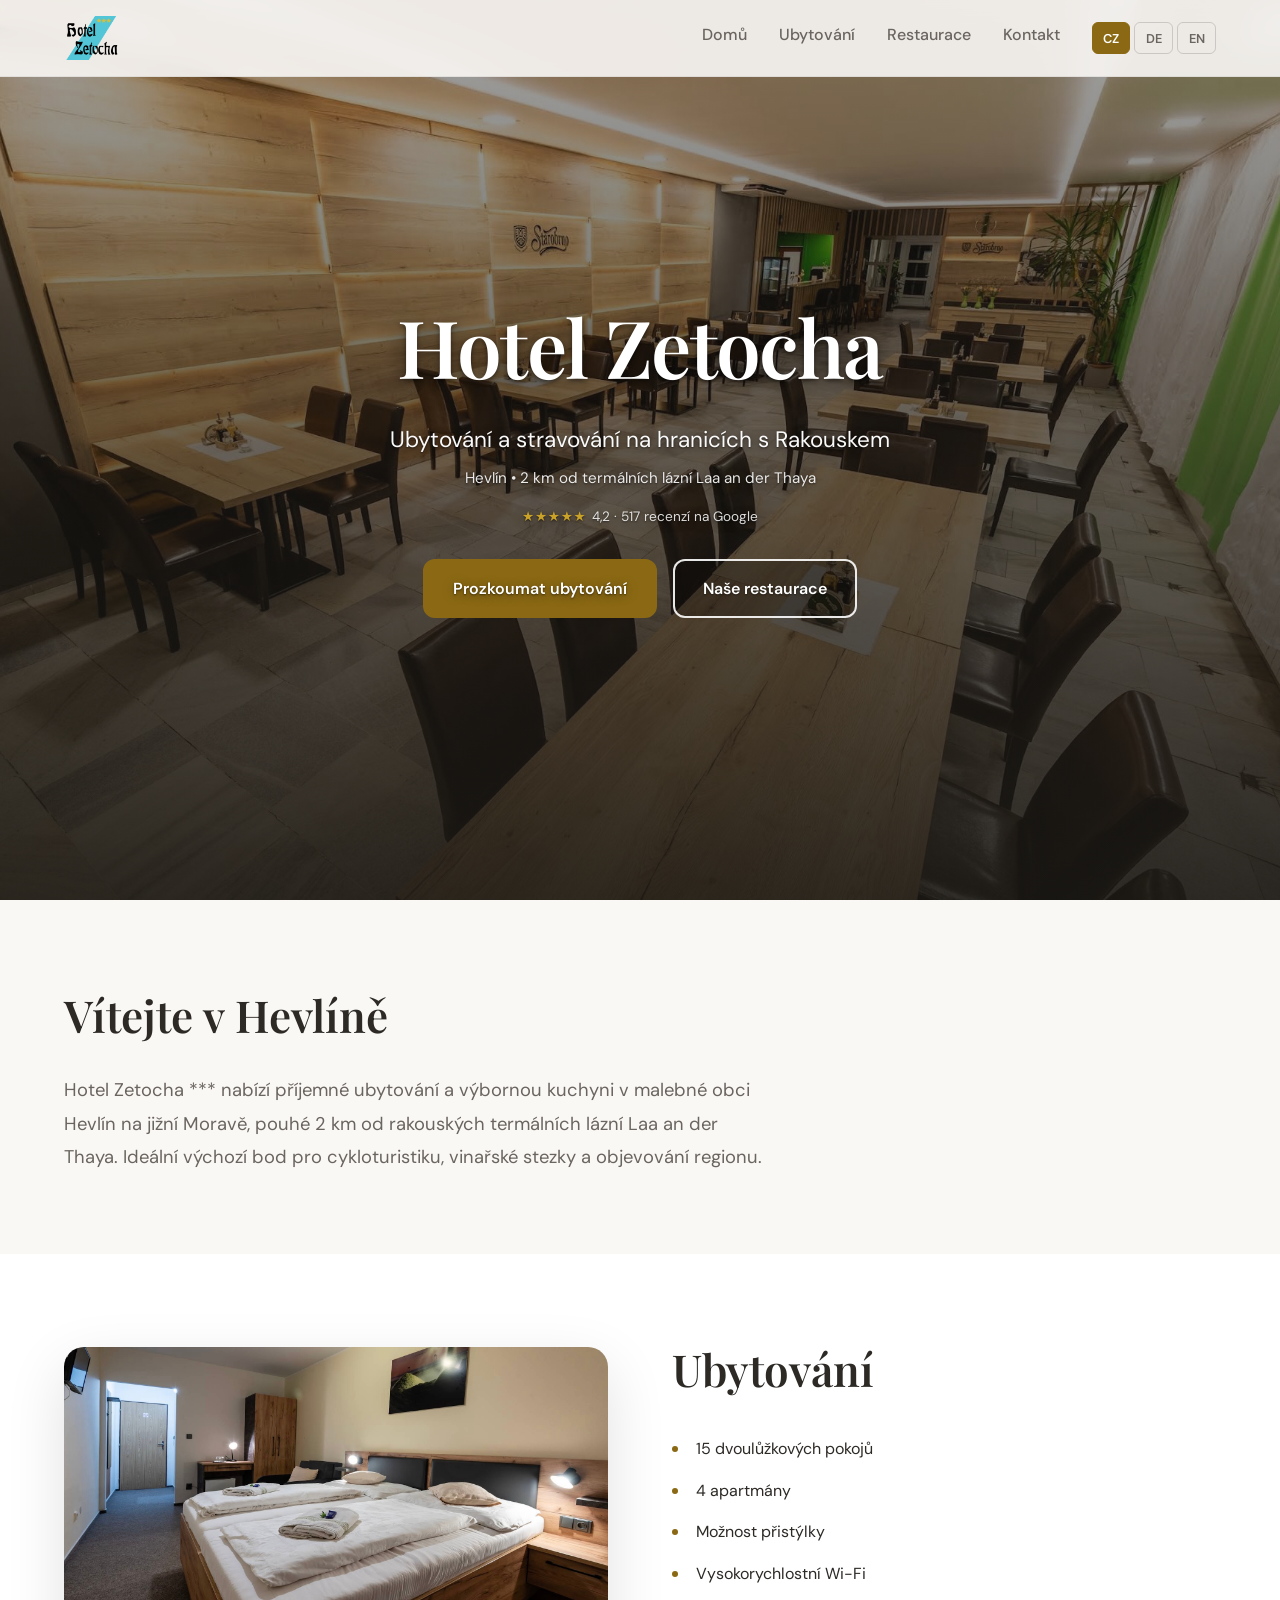
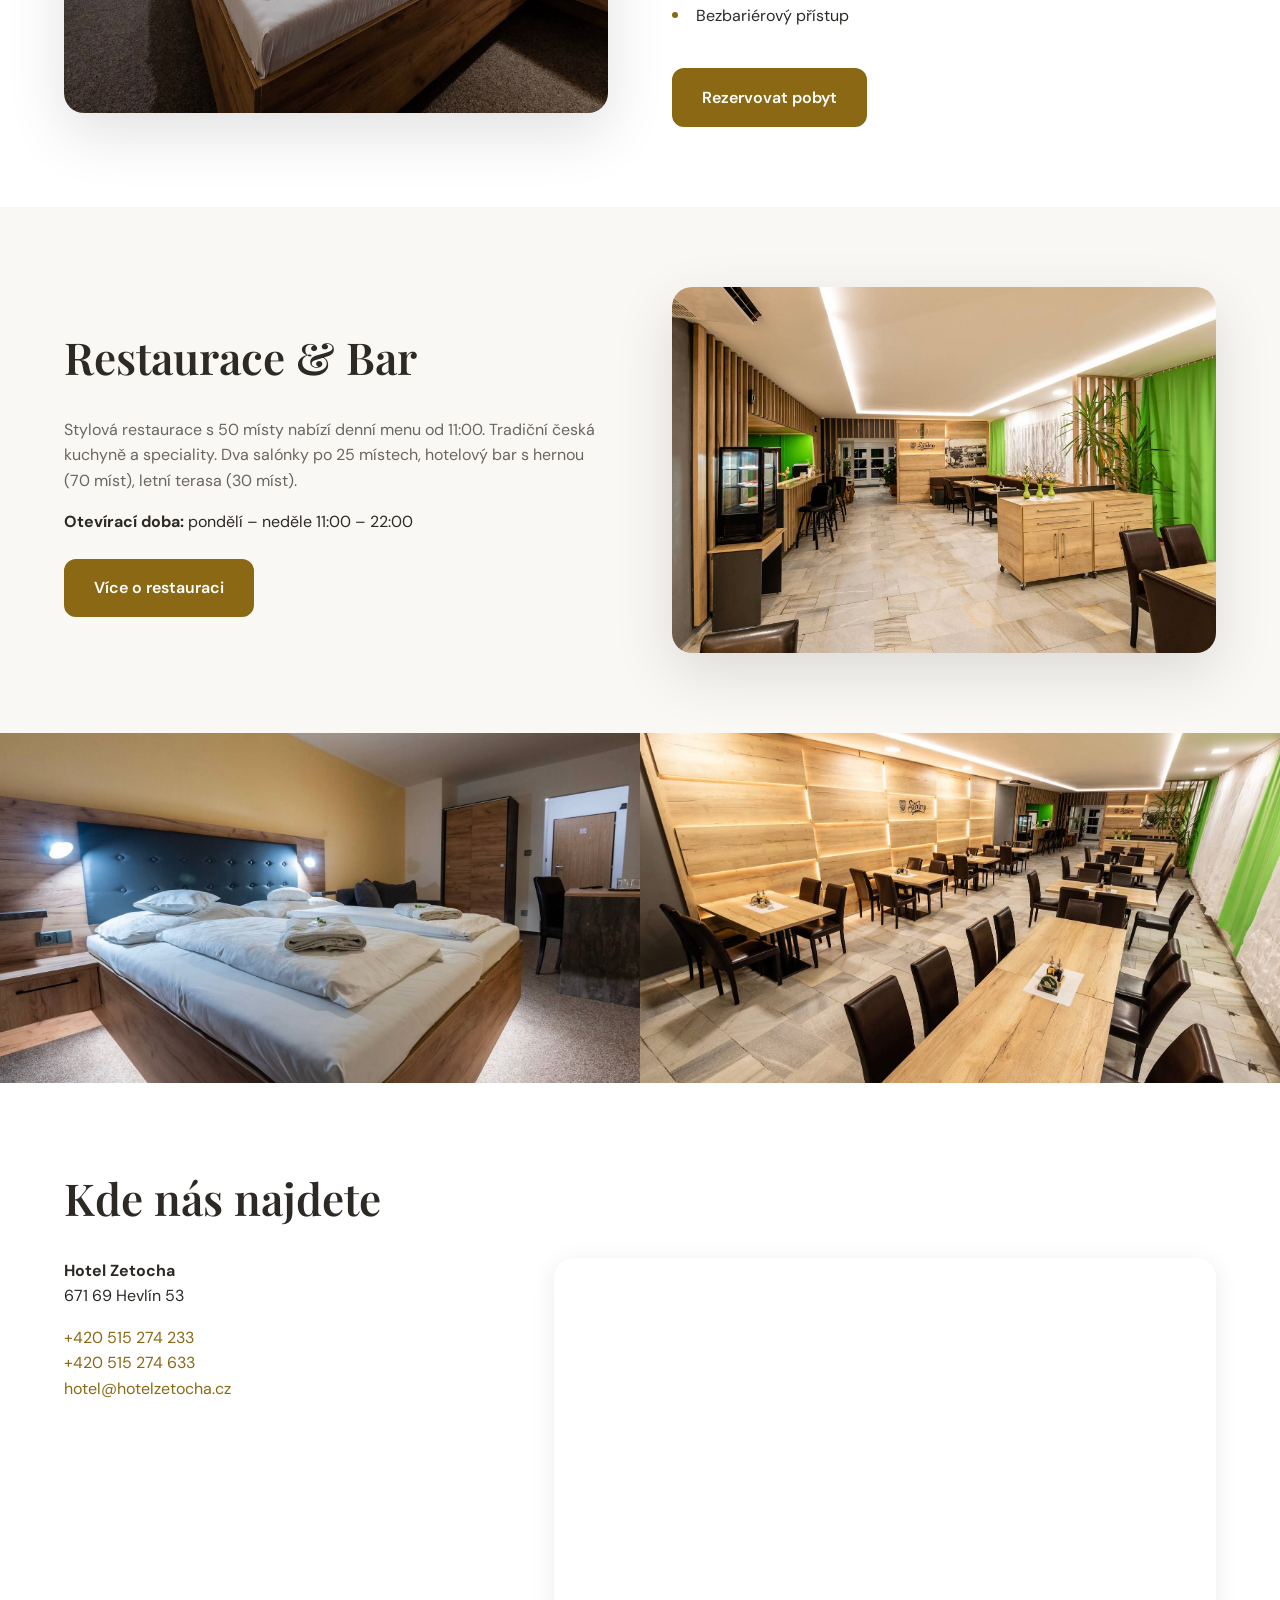
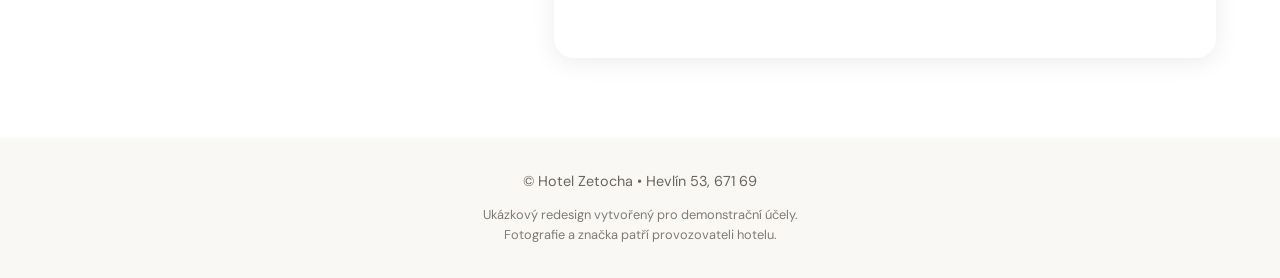
<file: index.html>
<!DOCTYPE html>
<html lang="cs">
<head>
    <meta charset="UTF-8">
    <meta name="viewport" content="width=device-width, initial-scale=1.0">
    <title>Hotel Zetocha | Ubytování a restaurace v Hevlíně</title>
    <meta name="description" content="Hotel Zetocha v Hevlíně nabízí ubytování a stravování na hranicích s Rakouskem. Restaurace, salónky, hotelový bar. Blízko termálních lázní Laa.">
    <link rel="preconnect" href="https://fonts.googleapis.com">
    <link rel="preconnect" href="https://fonts.gstatic.com" crossorigin>
    <link href="https://fonts.googleapis.com/css2?family=DM+Sans:ital,opsz,wght@0,9..40,300;0,9..40,400;0,9..40,500;0,9..40,600;0,9..40,700&family=Playfair+Display:wght@500;600;700&display=swap" rel="stylesheet">
    <link rel="stylesheet" href="css/styles.css">
</head>
<body>
    <header class="header">
        <div class="container header-inner">
            <a href="index.html" class="logo"><img src="img/logo.png" alt="Hotel Zetocha"></a>
            <nav class="nav">
                <a href="index.html">Domů</a>
                <a href="ubytovani.html">Ubytování</a>
                <a href="restaurace.html">Restaurace</a>
                <a href="#kontakt">Kontakt</a>
                <div class="lang-switcher">
                    <button class="lang-btn active" data-lang="cs" aria-label="Čeština">CZ</button>
                    <button class="lang-btn" data-lang="de" aria-label="Deutsch">DE</button>
                    <button class="lang-btn" data-lang="en" aria-label="English">EN</button>
                </div>
            </nav>
            <button class="mobile-menu-btn" aria-label="Otevřít menu">
                <span></span>
                <span></span>
                <span></span>
            </button>
        </div>
    </header>

    <main>
        <!-- Hero -->
        <section class="hero">
            <div class="hero-bg">
                <img src="img/restaurant.jpeg" alt="Restaurace Hotel Zetocha" class="hero-img">
                <div class="hero-overlay"></div>
            </div>
            <div class="hero-content">
                <h1 class="hero-title">Hotel Zetocha</h1>
                <p class="hero-subtitle">Ubytování a stravování na hranicích s Rakouskem</p>
                <p class="hero-location">Hevlín • 2 km od termálních lázní Laa an der Thaya</p>
                <a href="https://maps.app.goo.gl/U4W88SkSVeyDn6si7" target="_blank" rel="noopener" class="hero-reviews">
                    <span class="hero-reviews-stars">★★★★★</span> 4,2 · 517 recenzí na Google
                </a>
                <div class="hero-cta">
                    <a href="ubytovani.html" class="btn btn-primary">Prozkoumat ubytování</a>
                    <a href="restaurace.html" class="btn btn-secondary">Naše restaurace</a>
                </div>
            </div>
        </section>

        <!-- About -->
        <section class="about">
            <div class="container">
                <h2 class="section-title">Vítejte v Hevlíně</h2>
                <p class="about-text">
                    Hotel Zetocha *** nabízí příjemné ubytování a výbornou kuchyni v malebné obci Hevlín na jižní Moravě, 
                    pouhé 2 km od rakouských termálních lázní Laa an der Thaya. Ideální výchozí bod pro cykloturistiku, 
                    vinařské stezky a objevování regionu.
                </p>
            </div>
        </section>

        <!-- Accommodation -->
        <section class="accommodation" id="ubytovani">
            <div class="container">
                <div class="accommodation-grid">
                    <div class="accommodation-image">
                        <img src="img/room.jpeg" alt="Pokoje Hotel Zetocha">
                    </div>
                    <div class="accommodation-content">
                        <h2 class="section-title">Ubytování</h2>
                        <ul class="accommodation-list">
                            <li>15 dvoulůžkových pokojů</li>
                            <li>4 apartmány</li>
                            <li>Možnost přistýlky</li>
                            <li>Vysokorychlostní Wi-Fi</li>
                            <li>Bezbariérový přístup</li>
                        </ul>
                        <a href="ubytovani.html#rezervace" class="btn btn-primary">Rezervovat pobyt</a>
                    </div>
                </div>
            </div>
        </section>

        <!-- Restaurant -->
        <section class="restaurant" id="restaurace">
            <div class="container">
                <div class="restaurant-grid">
                    <div class="restaurant-content">
                        <h2 class="section-title">Restaurace & Bar</h2>
                        <p class="restaurant-text">
                            Stylová restaurace s 50 místy nabízí denní menu od 11:00. Tradiční česká kuchyně a speciality. 
                            Dva salónky po 25 místech, hotelový bar s hernou (70 míst), letní terasa (30 míst).
                        </p>
                        <p class="restaurant-hours">
                            <strong>Otevírací doba:</strong> pondělí – neděle 11:00 – 22:00
                        </p>
                        <a href="restaurace.html" class="btn btn-primary">Více o restauraci</a>
                    </div>
                    <div class="restaurant-image">
                        <img src="img/restaurant2.jpeg" alt="Interiér restaurace Hotel Zetocha">
                    </div>
                </div>
            </div>
        </section>

        <!-- Gallery -->
        <section class="gallery">
            <div class="gallery-grid">
                <div class="gallery-item">
                    <img src="img/room2.jpeg" alt="Pohled na pokoj">
                </div>
                <div class="gallery-item">
                    <img src="img/restaurant.jpeg" alt="Restaurace">
                </div>
            </div>
        </section>

        <!-- Location -->
        <section class="location" id="kontakt">
            <div class="container">
                <h2 class="section-title">Kde nás najdete</h2>
                <div class="location-content">
                    <div class="location-info">
                        <p class="location-address">
                            <strong>Hotel Zetocha</strong><br>
                            671 69 Hevlín 53
                        </p>
                        <p class="location-contact">
                            <a href="tel:+420515274233">+420 515 274 233</a><br>
                            <a href="tel:+420515274633">+420 515 274 633</a><br>
                            <a href="mailto:hotel@hotelzetocha.cz">hotel@hotelzetocha.cz</a>
                        </p>
                    </div>
                    <div class="location-map">
                        <iframe src="https://www.google.com/maps/embed?pb=!1m18!1m12!1m3!1d2630.6239235302382!2d16.379155226705926!3d48.750880315872635!2m3!1f0!2f0!3f0!3m2!1i1024!2i768!4f13.1!3m3!1m2!1s0x476d49ecd9b7833d%3A0x8316a98a0bee4e5b!2sHotel%20Zetocha!5e0!3m2!1scs!2scz!4v1773060284195!5m2!1scs!2scz" width="600" height="450" style="border:0;" allowfullscreen="" loading="lazy" referrerpolicy="no-referrer-when-downgrade" title="Mapa Hotel Zetocha"></iframe>
                    </div>
                </div>
            </div>
        </section>
    </main>

    <footer class="footer">
        <div class="container">
            <p>© Hotel Zetocha • Hevlín 53, 671 69</p>
            <p class="footer-disclaimer">Ukázkový redesign vytvořený pro demonstrační účely.<br>Fotografie a značka patří provozovateli hotelu.</p>
        </div>
    </footer>

    <script src="js/main.js"></script>
</body>
</html>
</file>
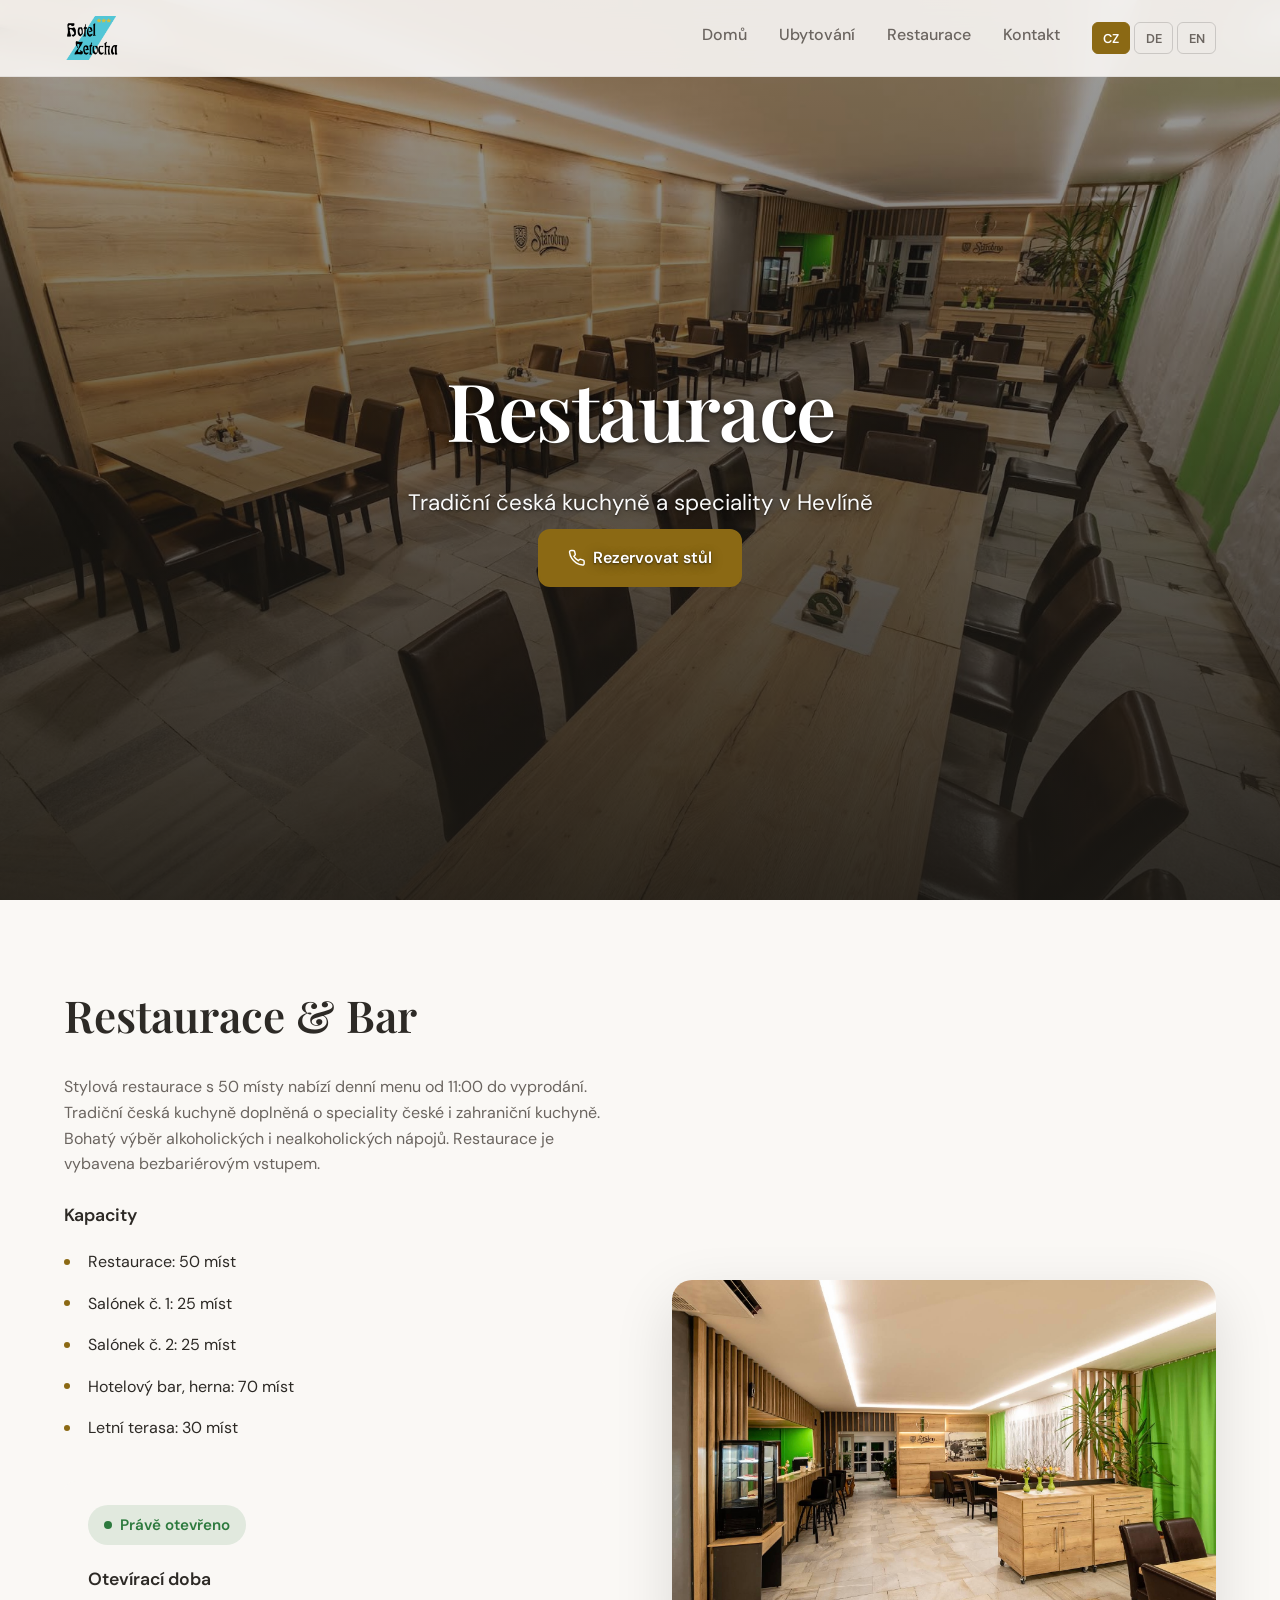
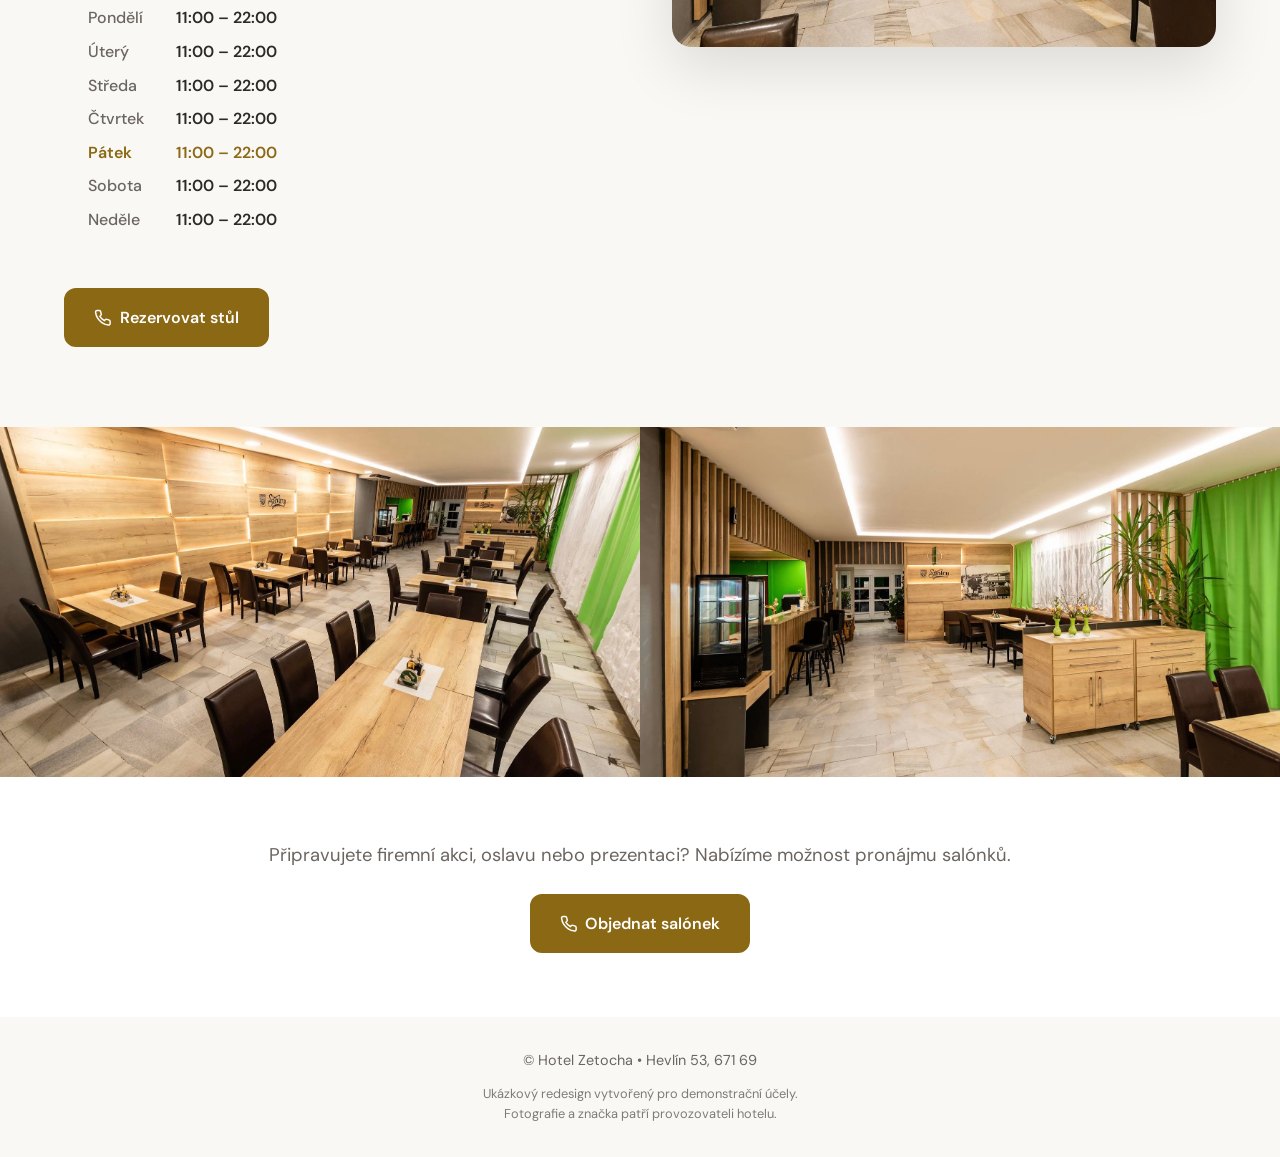
<file: restaurace.html>
<!DOCTYPE html>
<html lang="cs">
<head>
    <meta charset="UTF-8">
    <meta name="viewport" content="width=device-width, initial-scale=1.0">
    <title>Restaurace | Hotel Zetocha Hevlín</title>
    <meta name="description" content="Restaurace Hotel Zetocha – tradiční česká kuchyně, denní menu, salónky, hotelový bar a letní terasa. Otevřeno denně 11:00–22:00.">
    <link rel="preconnect" href="https://fonts.googleapis.com">
    <link rel="preconnect" href="https://fonts.gstatic.com" crossorigin>
    <link href="https://fonts.googleapis.com/css2?family=DM+Sans:ital,opsz,wght@0,9..40,300;0,9..40,400;0,9..40,500;0,9..40,600;0,9..40,700&family=Playfair+Display:wght@500;600;700&display=swap" rel="stylesheet">
    <link rel="stylesheet" href="css/styles.css">
</head>
<body>
    <header class="header">
        <div class="container header-inner">
            <a href="index.html" class="logo"><img src="img/logo.png" alt="Hotel Zetocha"></a>
            <nav class="nav">
                <a href="index.html">Domů</a>
                <a href="ubytovani.html">Ubytování</a>
                <a href="restaurace.html">Restaurace</a>
                <a href="index.html#kontakt">Kontakt</a>
                <div class="lang-switcher">
                    <button class="lang-btn active" data-lang="cs" aria-label="Čeština">CZ</button>
                    <button class="lang-btn" data-lang="de" aria-label="Deutsch">DE</button>
                    <button class="lang-btn" data-lang="en" aria-label="English">EN</button>
                </div>
            </nav>
            <button class="mobile-menu-btn" aria-label="Otevřít menu">
                <span></span>
                <span></span>
                <span></span>
            </button>
        </div>
    </header>

    <main>
        <!-- Hero -->
        <section class="hero hero--restaurant">
            <div class="hero-bg">
                <img src="img/restaurant.jpeg" alt="Restaurace Hotel Zetocha" class="hero-img">
                <div class="hero-overlay"></div>
            </div>
            <div class="hero-content">
                <h1 class="hero-title">Restaurace</h1>
                <p class="hero-subtitle">Tradiční česká kuchyně a speciality v Hevlíně</p>
                <a href="tel:+420515274233" class="btn btn-primary btn--with-icon">
                    <svg class="btn-icon" viewBox="0 0 24 24" fill="none" stroke="currentColor" stroke-width="2" aria-hidden="true"><path d="M22 16.92v3a2 2 0 0 1-2.18 2 19.79 19.79 0 0 1-8.63-3.07 19.5 19.5 0 0 1-6-6 19.79 19.79 0 0 1-3.07-8.67A2 2 0 0 1 4.11 2h3a2 2 0 0 1 2 1.72 12.84 12.84 0 0 0 .7 2.81 2 2 0 0 1-.45 2.11L8.09 9.91a16 16 0 0 0 6 6l1.27-1.27a2 2 0 0 1 2.11-.45 12.84 12.84 0 0 0 2.81.7A2 2 0 0 1 22 16.92z"/></svg>
                    Rezervovat stůl
                </a>
            </div>
        </section>

        <!-- Restaurant Content -->
        <section class="restaurant-page">
            <div class="container">
                <div class="restaurant-grid">
                    <div class="restaurant-content">
                        <h2 class="section-title">Restaurace & Bar</h2>
                        <p class="restaurant-text">
                            Stylová restaurace s 50 místy nabízí denní menu od 11:00 do vyprodání. 
                            Tradiční česká kuchyně doplněná o speciality české i zahraniční kuchyně. 
                            Bohatý výběr alkoholických i nealkoholických nápojů. Restaurace je vybavena bezbariérovým vstupem.
                        </p>
                        <h3 class="subsection-title">Kapacity</h3>
                        <ul class="accommodation-list">
                            <li>Restaurace: 50 míst</li>
                            <li>Salónek č. 1: 25 míst</li>
                            <li>Salónek č. 2: 25 míst</li>
                            <li>Hotelový bar, herna: 70 míst</li>
                            <li>Letní terasa: 30 míst</li>
                        </ul>
                        <div class="opening-hours">
                            <div class="opening-hours-status" id="opening-status" aria-live="polite">
                                <span class="status-dot"></span>
                                <span class="status-text">Načítám…</span>
                            </div>
                            <h3 class="subsection-title">Otevírací doba</h3>
                            <dl class="opening-hours-list">
                                <dt>Pondělí</dt><dd>11:00 – 22:00</dd>
                                <dt>Úterý</dt><dd>11:00 – 22:00</dd>
                                <dt>Středa</dt><dd>11:00 – 22:00</dd>
                                <dt>Čtvrtek</dt><dd>11:00 – 22:00</dd>
                                <dt>Pátek</dt><dd>11:00 – 22:00</dd>
                                <dt>Sobota</dt><dd>11:00 – 22:00</dd>
                                <dt>Neděle</dt><dd>11:00 – 22:00</dd>
                            </dl>
                        </div>
                        <a href="tel:+420515274233" class="btn btn-primary btn--with-icon">
                            <svg class="btn-icon" viewBox="0 0 24 24" fill="none" stroke="currentColor" stroke-width="2" aria-hidden="true"><path d="M22 16.92v3a2 2 0 0 1-2.18 2 19.79 19.79 0 0 1-8.63-3.07 19.5 19.5 0 0 1-6-6 19.79 19.79 0 0 1-3.07-8.67A2 2 0 0 1 4.11 2h3a2 2 0 0 1 2 1.72 12.84 12.84 0 0 0 .7 2.81 2 2 0 0 1-.45 2.11L8.09 9.91a16 16 0 0 0 6 6l1.27-1.27a2 2 0 0 1 2.11-.45 12.84 12.84 0 0 0 2.81.7A2 2 0 0 1 22 16.92z"/></svg>
                            Rezervovat stůl
                        </a>
                    </div>
                    <div class="restaurant-image">
                        <img src="img/restaurant2.jpeg" alt="Interiér restaurace Hotel Zetocha">
                    </div>
                </div>
            </div>
        </section>

        <!-- Gallery -->
        <section class="gallery">
            <div class="gallery-grid">
                <div class="gallery-item">
                    <img src="img/restaurant.jpeg" alt="Restaurace Hotel Zetocha">
                </div>
                <div class="gallery-item">
                    <img src="img/restaurant2.jpeg" alt="Interiér restaurace">
                </div>
            </div>
        </section>

        <!-- CTA -->
        <section class="restaurant-cta">
            <div class="container">
                <p class="restaurant-cta-text">Připravujete firemní akci, oslavu nebo prezentaci? Nabízíme možnost pronájmu salónků.</p>
                <a href="tel:+420515274233" class="btn btn-primary btn--with-icon">
                <svg class="btn-icon" viewBox="0 0 24 24" fill="none" stroke="currentColor" stroke-width="2" aria-hidden="true"><path d="M22 16.92v3a2 2 0 0 1-2.18 2 19.79 19.79 0 0 1-8.63-3.07 19.5 19.5 0 0 1-6-6 19.79 19.79 0 0 1-3.07-8.67A2 2 0 0 1 4.11 2h3a2 2 0 0 1 2 1.72 12.84 12.84 0 0 0 .7 2.81 2 2 0 0 1-.45 2.11L8.09 9.91a16 16 0 0 0 6 6l1.27-1.27a2 2 0 0 1 2.11-.45 12.84 12.84 0 0 0 2.81.7A2 2 0 0 1 22 16.92z"/></svg>
                Objednat salónek
            </a>
            </div>
        </section>
    </main>

    <footer class="footer">
        <div class="container">
            <p>© Hotel Zetocha • Hevlín 53, 671 69</p>
            <p class="footer-disclaimer">Ukázkový redesign vytvořený pro demonstrační účely.<br>Fotografie a značka patří provozovateli hotelu.</p>
        </div>
    </footer>

    <script src="js/main.js"></script>
    <script src="js/opening-hours.js"></script>
</body>
</html>
</file>
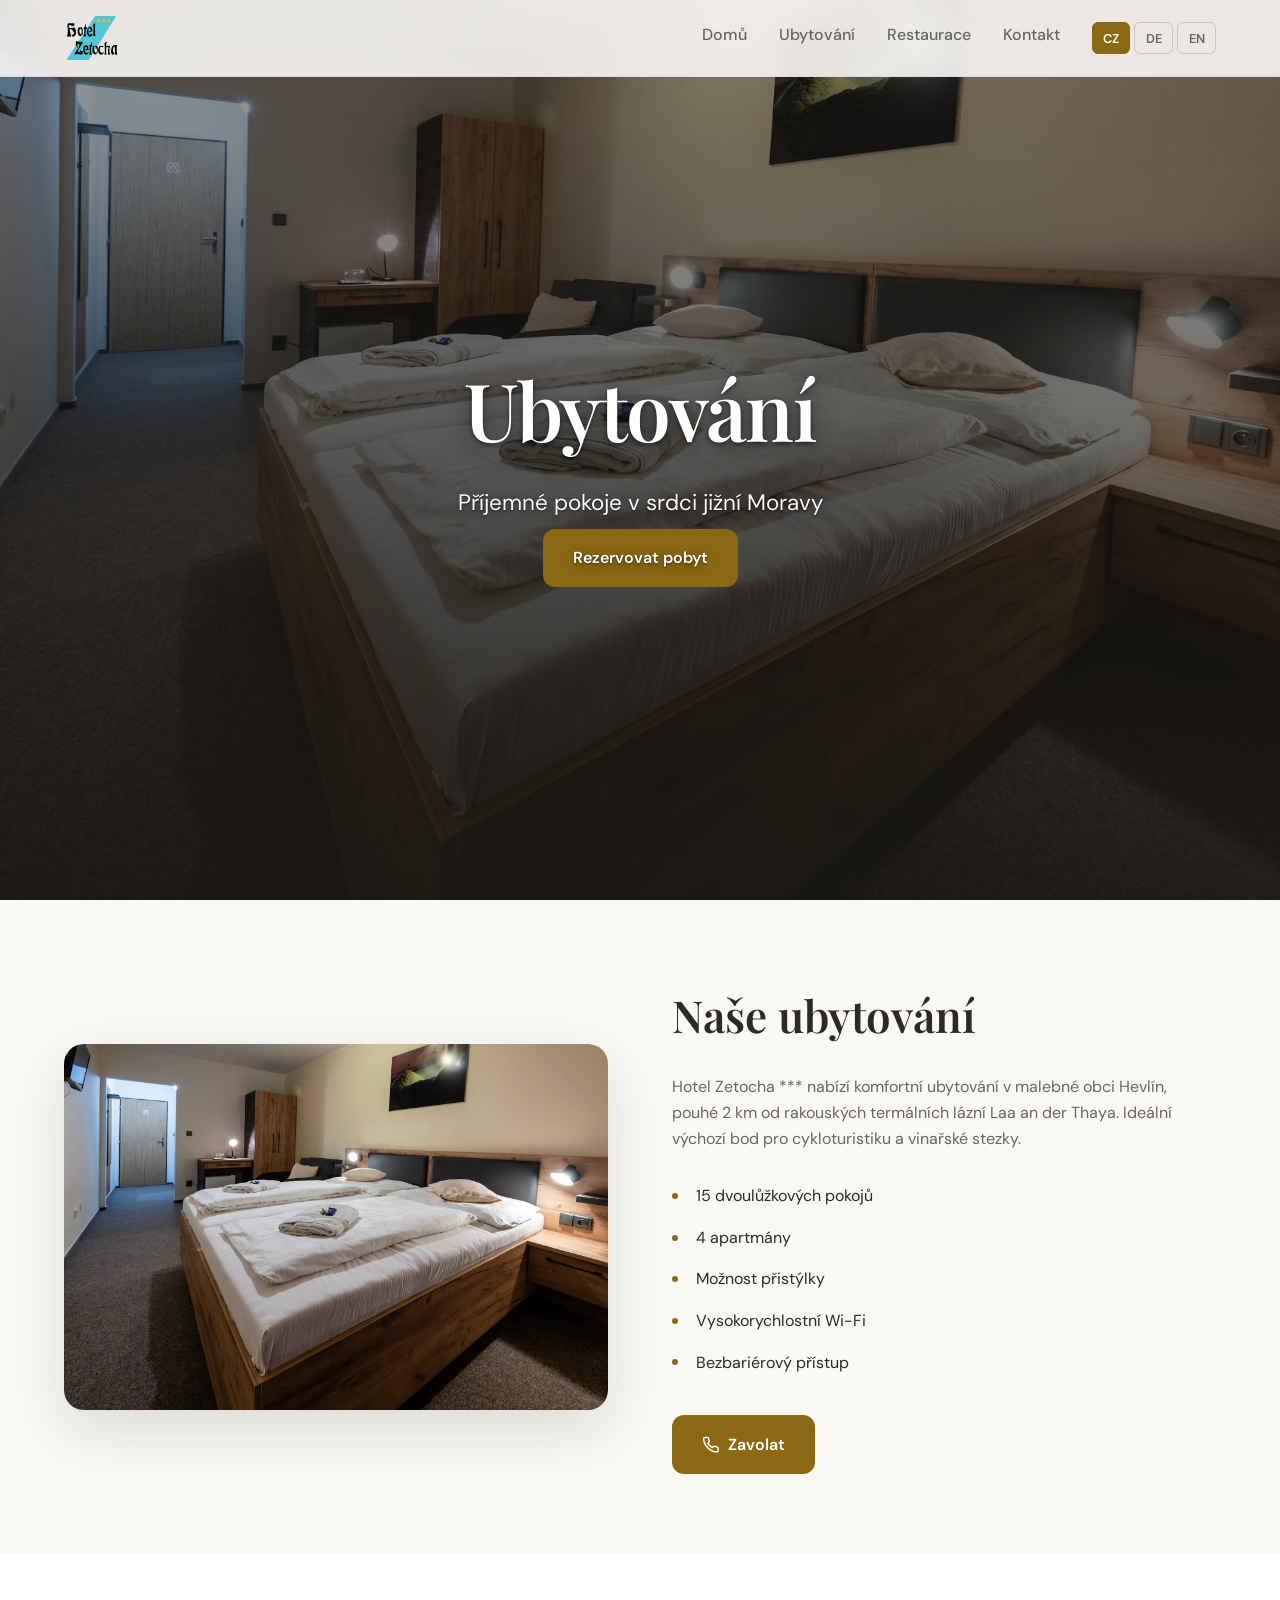
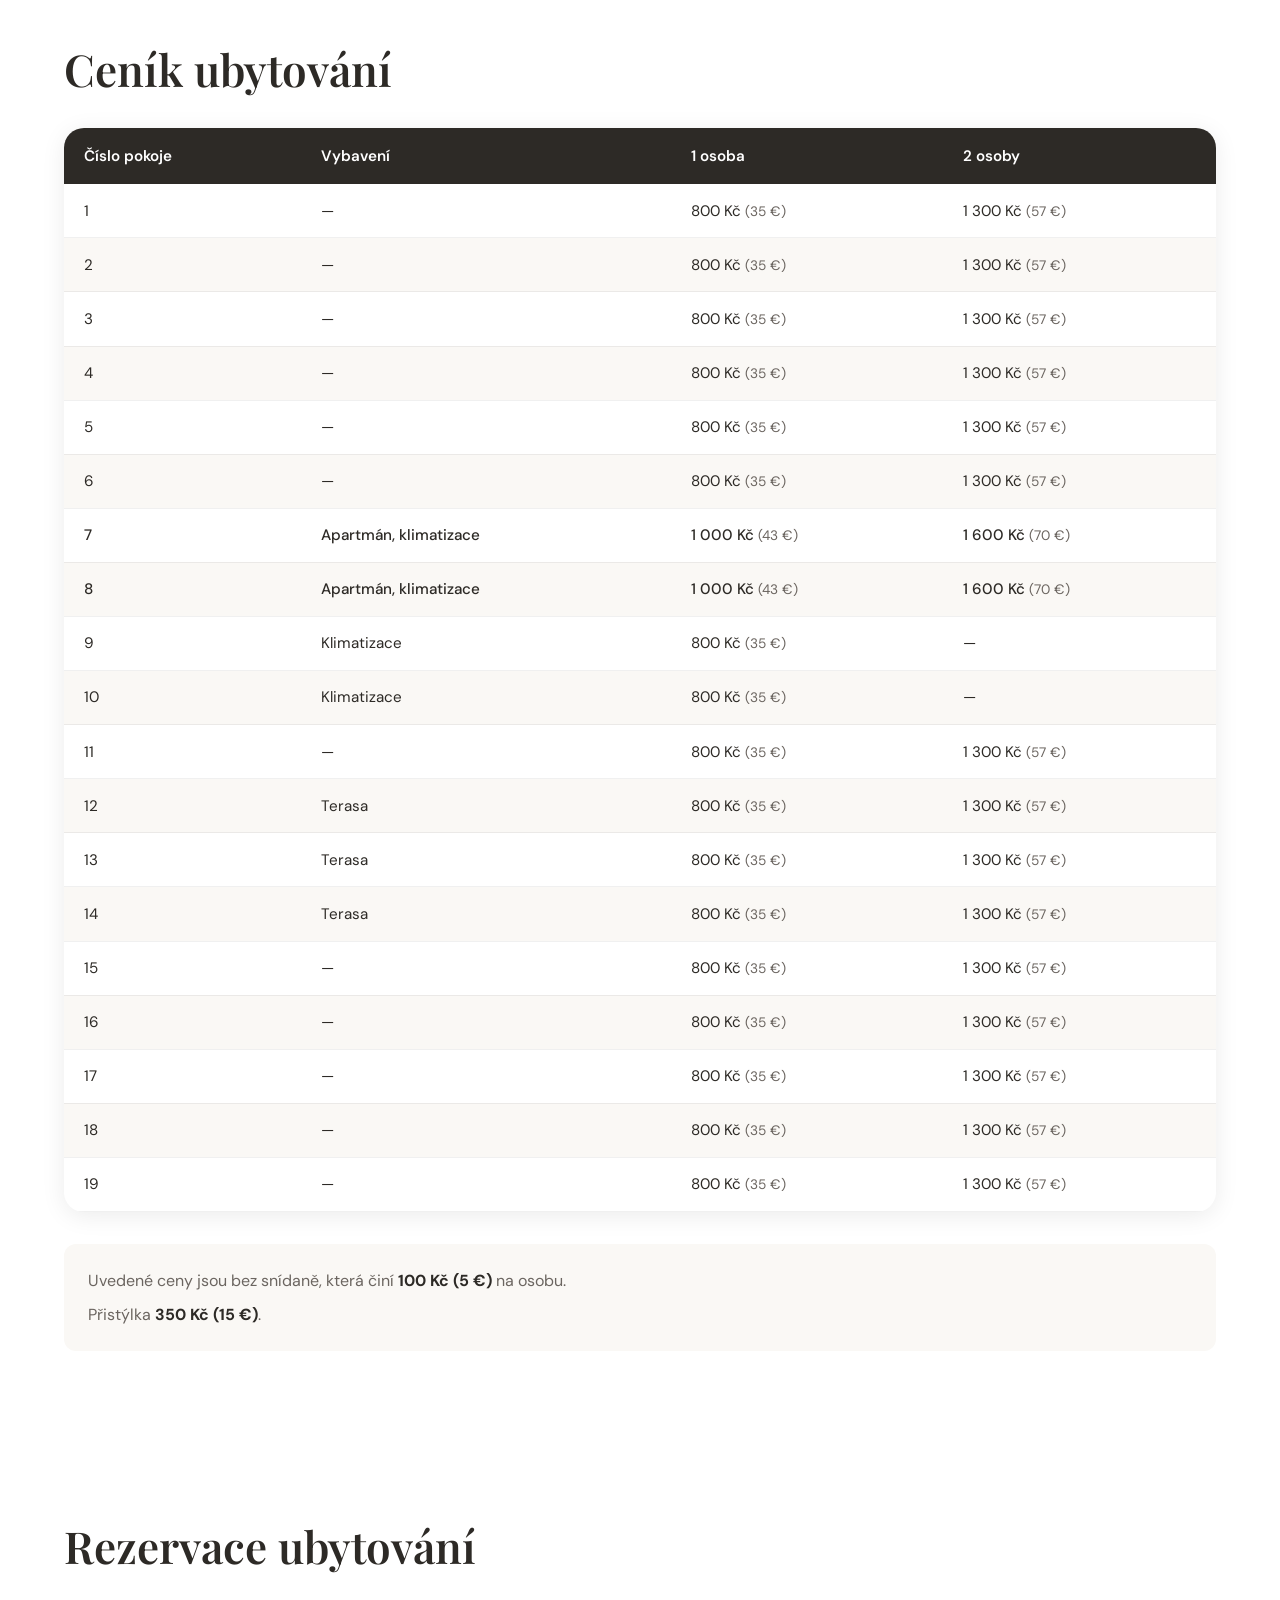
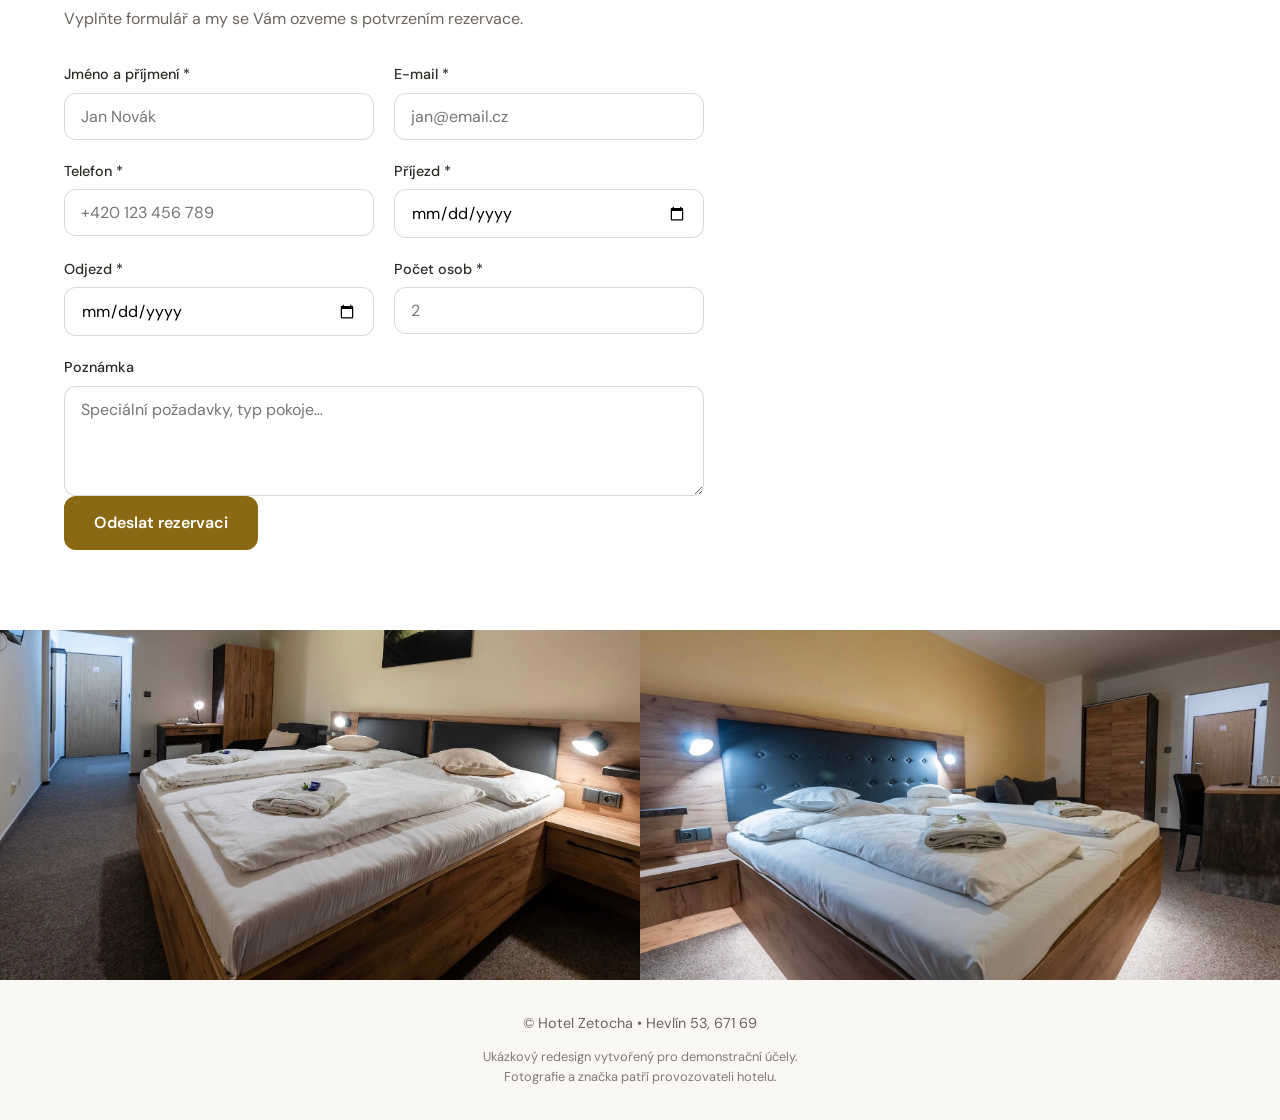
<file: ubytovani.html>
<!DOCTYPE html>
<html lang="cs">
<head>
    <meta charset="UTF-8">
    <meta name="viewport" content="width=device-width, initial-scale=1.0">
    <title>Ubytování | Hotel Zetocha Hevlín</title>
    <meta name="description" content="Ubytování v Hotelu Zetocha – 15 pokojů, 4 apartmány, Wi-Fi, bezbariérový přístup. Rezervujte si pobyt v Hevlíně u hranic s Rakouskem.">
    <link rel="preconnect" href="https://fonts.googleapis.com">
    <link rel="preconnect" href="https://fonts.gstatic.com" crossorigin>
    <link href="https://fonts.googleapis.com/css2?family=DM+Sans:ital,opsz,wght@0,9..40,300;0,9..40,400;0,9..40,500;0,9..40,600;0,9..40,700&family=Playfair+Display:wght@500;600;700&display=swap" rel="stylesheet">
    <link rel="stylesheet" href="css/styles.css">
</head>
<body>
    <header class="header">
        <div class="container header-inner">
            <a href="index.html" class="logo"><img src="img/logo.png" alt="Hotel Zetocha"></a>
            <nav class="nav">
                <a href="index.html">Domů</a>
                <a href="ubytovani.html">Ubytování</a>
                <a href="restaurace.html">Restaurace</a>
                <a href="index.html#kontakt">Kontakt</a>
                <div class="lang-switcher">
                    <button class="lang-btn active" data-lang="cs" aria-label="Čeština">CZ</button>
                    <button class="lang-btn" data-lang="de" aria-label="Deutsch">DE</button>
                    <button class="lang-btn" data-lang="en" aria-label="English">EN</button>
                </div>
            </nav>
            <button class="mobile-menu-btn" aria-label="Otevřít menu">
                <span></span>
                <span></span>
                <span></span>
            </button>
        </div>
    </header>

    <main>
        <!-- Hero -->
        <section class="hero hero--restaurant">
            <div class="hero-bg">
                <img src="img/room.jpeg" alt="Pokoje Hotel Zetocha" class="hero-img">
                <div class="hero-overlay"></div>
            </div>
            <div class="hero-content">
                <h1 class="hero-title">Ubytování</h1>
                <p class="hero-subtitle">Příjemné pokoje v srdci jižní Moravy</p>
                <a href="#rezervace" class="btn btn-primary">Rezervovat pobyt</a>
            </div>
        </section>

        <!-- Accommodation Content -->
        <section class="accommodation-page">
            <div class="container">
                <div class="accommodation-grid">
                    <div class="accommodation-image">
                        <img src="img/room.jpeg" alt="Pokoje Hotel Zetocha">
                    </div>
                    <div class="accommodation-content">
                        <h2 class="section-title">Naše ubytování</h2>
                        <p class="accommodation-text">
                            Hotel Zetocha *** nabízí komfortní ubytování v malebné obci Hevlín, pouhé 2 km od rakouských 
                            termálních lázní Laa an der Thaya. Ideální výchozí bod pro cykloturistiku a vinařské stezky.
                        </p>
                        <ul class="accommodation-list">
                            <li>15 dvoulůžkových pokojů</li>
                            <li>4 apartmány</li>
                            <li>Možnost přistýlky</li>
                            <li>Vysokorychlostní Wi-Fi</li>
                            <li>Bezbariérový přístup</li>
                        </ul>
                        <a href="tel:+420515274233" class="btn btn-primary btn--with-icon">
                            <svg class="btn-icon" viewBox="0 0 24 24" fill="none" stroke="currentColor" stroke-width="2" aria-hidden="true"><path d="M22 16.92v3a2 2 0 0 1-2.18 2 19.79 19.79 0 0 1-8.63-3.07 19.5 19.5 0 0 1-6-6 19.79 19.79 0 0 1-3.07-8.67A2 2 0 0 1 4.11 2h3a2 2 0 0 1 2 1.72 12.84 12.84 0 0 0 .7 2.81 2 2 0 0 1-.45 2.11L8.09 9.91a16 16 0 0 0 6 6l1.27-1.27a2 2 0 0 1 2.11-.45 12.84 12.84 0 0 0 2.81.7A2 2 0 0 1 22 16.92z"/></svg>
                            Zavolat
                        </a>
                    </div>
                </div>
            </div>
        </section>

        <!-- Price List -->
        <section class="pricelist" id="cenik">
            <div class="container">
                <h2 class="section-title">Ceník ubytování</h2>
                <div class="pricelist-wrapper">
                    <table class="pricelist-table">
                        <thead>
                            <tr>
                                <th>Číslo pokoje</th>
                                <th>Vybavení</th>
                                <th>1 osoba</th>
                                <th>2 osoby</th>
                            </tr>
                        </thead>
                        <tbody>
                            <tr><td>1</td><td>—</td><td>800 Kč <span class="price-eur">(35 €)</span></td><td>1 300 Kč <span class="price-eur">(57 €)</span></td></tr>
                            <tr><td>2</td><td>—</td><td>800 Kč <span class="price-eur">(35 €)</span></td><td>1 300 Kč <span class="price-eur">(57 €)</span></td></tr>
                            <tr><td>3</td><td>—</td><td>800 Kč <span class="price-eur">(35 €)</span></td><td>1 300 Kč <span class="price-eur">(57 €)</span></td></tr>
                            <tr><td>4</td><td>—</td><td>800 Kč <span class="price-eur">(35 €)</span></td><td>1 300 Kč <span class="price-eur">(57 €)</span></td></tr>
                            <tr><td>5</td><td>—</td><td>800 Kč <span class="price-eur">(35 €)</span></td><td>1 300 Kč <span class="price-eur">(57 €)</span></td></tr>
                            <tr><td>6</td><td>—</td><td>800 Kč <span class="price-eur">(35 €)</span></td><td>1 300 Kč <span class="price-eur">(57 €)</span></td></tr>
                            <tr class="pricelist-row-highlight"><td>7</td><td>Apartmán, klimatizace</td><td>1 000 Kč <span class="price-eur">(43 €)</span></td><td>1 600 Kč <span class="price-eur">(70 €)</span></td></tr>
                            <tr class="pricelist-row-highlight"><td>8</td><td>Apartmán, klimatizace</td><td>1 000 Kč <span class="price-eur">(43 €)</span></td><td>1 600 Kč <span class="price-eur">(70 €)</span></td></tr>
                            <tr><td>9</td><td>Klimatizace</td><td>800 Kč <span class="price-eur">(35 €)</span></td><td>—</td></tr>
                            <tr><td>10</td><td>Klimatizace</td><td>800 Kč <span class="price-eur">(35 €)</span></td><td>—</td></tr>
                            <tr><td>11</td><td>—</td><td>800 Kč <span class="price-eur">(35 €)</span></td><td>1 300 Kč <span class="price-eur">(57 €)</span></td></tr>
                            <tr><td>12</td><td>Terasa</td><td>800 Kč <span class="price-eur">(35 €)</span></td><td>1 300 Kč <span class="price-eur">(57 €)</span></td></tr>
                            <tr><td>13</td><td>Terasa</td><td>800 Kč <span class="price-eur">(35 €)</span></td><td>1 300 Kč <span class="price-eur">(57 €)</span></td></tr>
                            <tr><td>14</td><td>Terasa</td><td>800 Kč <span class="price-eur">(35 €)</span></td><td>1 300 Kč <span class="price-eur">(57 €)</span></td></tr>
                            <tr><td>15</td><td>—</td><td>800 Kč <span class="price-eur">(35 €)</span></td><td>1 300 Kč <span class="price-eur">(57 €)</span></td></tr>
                            <tr><td>16</td><td>—</td><td>800 Kč <span class="price-eur">(35 €)</span></td><td>1 300 Kč <span class="price-eur">(57 €)</span></td></tr>
                            <tr><td>17</td><td>—</td><td>800 Kč <span class="price-eur">(35 €)</span></td><td>1 300 Kč <span class="price-eur">(57 €)</span></td></tr>
                            <tr><td>18</td><td>—</td><td>800 Kč <span class="price-eur">(35 €)</span></td><td>1 300 Kč <span class="price-eur">(57 €)</span></td></tr>
                            <tr><td>19</td><td>—</td><td>800 Kč <span class="price-eur">(35 €)</span></td><td>1 300 Kč <span class="price-eur">(57 €)</span></td></tr>
                        </tbody>
                    </table>
                </div>
                <div class="pricelist-info">
                    <p>Uvedené ceny jsou bez snídaně, která činí <strong>100 Kč (5 €)</strong> na osobu.</p>
                    <p>Přistýlka <strong>350 Kč (15 €)</strong>.</p>
                </div>
            </div>
        </section>

        <!-- Reservation Form -->
        <section class="reservation-form" id="rezervace">
            <div class="container">
                <h2 class="section-title">Rezervace ubytování</h2>
                <p class="reservation-intro">Vyplňte formulář a my se Vám ozveme s potvrzením rezervace.</p>
                <form class="form" action="#" method="post">
                    <div class="form-grid">
                        <div class="form-group">
                            <label for="name">Jméno a příjmení *</label>
                            <input type="text" id="name" name="name" required placeholder="Jan Novák">
                        </div>
                        <div class="form-group">
                            <label for="email">E-mail *</label>
                            <input type="email" id="email" name="email" required placeholder="jan@email.cz">
                        </div>
                        <div class="form-group">
                            <label for="phone">Telefon *</label>
                            <input type="tel" id="phone" name="phone" required placeholder="+420 123 456 789">
                        </div>
                        <div class="form-group">
                            <label for="arrival">Příjezd *</label>
                            <input type="date" id="arrival" name="arrival" required>
                        </div>
                        <div class="form-group">
                            <label for="departure">Odjezd *</label>
                            <input type="date" id="departure" name="departure" required>
                        </div>
                        <div class="form-group">
                            <label for="guests">Počet osob *</label>
                            <input type="number" id="guests" name="guests" min="1" max="20" required placeholder="2">
                        </div>
                    </div>
                    <div class="form-group">
                        <label for="message">Poznámka</label>
                        <textarea id="message" name="message" rows="4" placeholder="Speciální požadavky, typ pokoje…"></textarea>
                    </div>
                    <button type="submit" class="btn btn-primary">Odeslat rezervaci</button>
                </form>
            </div>
        </section>

        <!-- Gallery -->
        <section class="gallery">
            <div class="gallery-grid">
                <div class="gallery-item">
                    <img src="img/room.jpeg" alt="Pokoje Hotel Zetocha">
                </div>
                <div class="gallery-item">
                    <img src="img/room2.jpeg" alt="Interiér pokoje">
                </div>
            </div>
        </section>
    </main>

    <footer class="footer">
        <div class="container">
            <p>© Hotel Zetocha • Hevlín 53, 671 69</p>
            <p class="footer-disclaimer">Ukázkový redesign vytvořený pro demonstrační účely.<br>Fotografie a značka patří provozovateli hotelu.</p>
        </div>
    </footer>

    <script src="js/main.js"></script>
    <script>
        document.querySelector('.form')?.addEventListener('submit', function(e) {
            e.preventDefault();
            alert('Děkujeme za rezervaci! Ozveme se Vám co nejdříve na zadaný telefon nebo e-mail.');
        });
    </script>
</body>
</html>
</file>
<file: css/styles.css>
/* ===== Variables ===== */
:root {
    --color-bg: #faf8f5;
    --color-bg-dark: #1a1814;
    --color-text: #2d2a26;
    --color-text-muted: #6b6560;
    --color-accent: #8b6914;
    --color-accent-light: #c9a227;
    --color-white: #ffffff;
    --font-sans: 'DM Sans', system-ui, sans-serif;
    --font-display: 'Playfair Display', Georgia, serif;
    --radius: 12px;
    --radius-lg: 20px;
    --shadow: 0 4px 24px rgba(0, 0, 0, 0.08);
    --shadow-lg: 0 20px 60px rgba(0, 0, 0, 0.12);
    --transition: 0.3s ease;
}

/* ===== Reset & Base ===== */
*, *::before, *::after {
    box-sizing: border-box;
    margin: 0;
    padding: 0;
}

html {
    scroll-behavior: smooth;
}

body {
    font-family: var(--font-sans);
    font-size: 16px;
    line-height: 1.6;
    color: var(--color-text);
    background: var(--color-bg);
    overflow-x: hidden;
}

img {
    max-width: 100%;
    height: auto;
    display: block;
}

a {
    color: inherit;
    text-decoration: none;
}

.container {
    max-width: 1200px;
    margin: 0 auto;
    padding: 0 24px;
}

.section-title {
    font-family: var(--font-display);
    font-size: clamp(2rem, 4vw, 2.75rem);
    font-weight: 600;
    color: var(--color-text);
    margin-bottom: 1.5rem;
}

/* ===== Header ===== */
.header {
    position: fixed;
    top: 0;
    left: 0;
    right: 0;
    z-index: 100;
    padding: 1rem 0;
    background: rgba(250, 248, 245, 0.9);
    backdrop-filter: blur(12px);
    border-bottom: 1px solid rgba(0, 0, 0, 0.06);
    transition: var(--transition);
}

.header-inner {
    display: flex;
    align-items: center;
    justify-content: space-between;
}

.logo {
    display: flex;
    align-items: center;
}

.logo img {
    height: 44px;
    width: auto;
    object-fit: contain;
}

.nav {
    display: flex;
    gap: 2rem;
}

.nav a {
    font-weight: 500;
    color: var(--color-text-muted);
    transition: color var(--transition);
}

.nav a:hover {
    color: var(--color-accent);
}

/* Language Switcher */
.lang-switcher {
    display: flex;
    gap: 0.25rem;
}

.lang-btn {
    padding: 0.4rem 0.65rem;
    font-size: 0.8rem;
    font-weight: 600;
    font-family: var(--font-sans);
    border: 1px solid rgba(0, 0, 0, 0.15);
    background: transparent;
    color: var(--color-text-muted);
    border-radius: 6px;
    cursor: pointer;
    transition: all var(--transition);
}

.lang-btn:hover {
    color: var(--color-text);
    border-color: var(--color-accent);
}

.lang-btn.active {
    background: var(--color-accent);
    color: var(--color-white);
    border-color: var(--color-accent);
}

.mobile-menu-btn {
    display: none;
    flex-direction: column;
    gap: 5px;
    background: none;
    border: none;
    cursor: pointer;
    padding: 8px;
}

.mobile-menu-btn span {
    width: 24px;
    height: 2px;
    background: var(--color-text);
}

/* ===== Hero ===== */
.hero {
    position: relative;
    min-height: 100vh;
    display: flex;
    align-items: center;
    justify-content: center;
    text-align: center;
}

.hero-bg {
    position: absolute;
    inset: 0;
}

.hero-img {
    width: 100%;
    height: 100%;
    object-fit: cover;
}

.hero-overlay {
    position: absolute;
    inset: 0;
    background: linear-gradient(
        to bottom,
        rgba(26, 24, 20, 0.4) 0%,
        rgba(26, 24, 20, 0.65) 50%,
        rgba(26, 24, 20, 0.9) 100%
    );
}

.hero-content {
    position: relative;
    z-index: 2;
    padding: 0 24px;
    max-width: 800px;
    text-shadow: 0 1px 2px rgba(0, 0, 0, 0.5), 0 2px 12px rgba(0, 0, 0, 0.4);
}

.hero-title {
    font-family: var(--font-display);
    font-size: clamp(3rem, 8vw, 5rem);
    font-weight: 600;
    color: var(--color-white);
    letter-spacing: -0.02em;
    margin-bottom: 0.75rem;
    text-shadow: 0 2px 4px rgba(0, 0, 0, 0.5), 0 4px 24px rgba(0, 0, 0, 0.5);
}

.hero-subtitle {
    font-size: clamp(1.1rem, 2.5vw, 1.4rem);
    color: rgba(255, 255, 255, 0.98);
    font-weight: 400;
    margin-bottom: 0.5rem;
}

.hero-location {
    font-size: 0.95rem;
    color: rgba(255, 255, 255, 0.9);
    margin-bottom: 0.75rem;
}

.hero-reviews {
    display: inline-flex;
    align-items: center;
    gap: 0.35rem;
    font-size: 0.85rem;
    color: rgba(255, 255, 255, 0.85);
    margin-bottom: 2rem;
    text-decoration: none;
    transition: color var(--transition);
}

.hero-reviews:hover {
    color: rgba(255, 255, 255, 1);
}

.hero-reviews-stars {
    color: var(--color-accent-light);
    letter-spacing: 0.05em;
}

.hero-cta {
    display: flex;
    flex-wrap: wrap;
    gap: 1rem;
    justify-content: center;
}

/* Buttons */
.btn {
    display: inline-block;
    padding: 0.9rem 1.75rem;
    font-size: 1rem;
    font-weight: 600;
    font-family: var(--font-sans);
    border-radius: var(--radius);
    transition: all var(--transition);
    cursor: pointer;
}

.btn-primary {
    background: var(--color-accent);
    color: var(--color-white);
    border: 2px solid var(--color-accent);
}

.btn-primary:hover {
    background: var(--color-accent-light);
    border-color: var(--color-accent-light);
    transform: translateY(-2px);
}

.btn-secondary {
    background: rgba(0, 0, 0, 0.25);
    color: var(--color-white);
    border: 2px solid rgba(255, 255, 255, 0.9);
    text-shadow: 0 1px 2px rgba(0, 0, 0, 0.4);
}

.btn-secondary:hover {
    background: rgba(0, 0, 0, 0.35);
    border-color: var(--color-white);
}

.btn--with-icon {
    display: inline-flex;
    align-items: center;
    gap: 0.5rem;
}

.btn-icon {
    width: 1.1em;
    height: 1.1em;
    flex-shrink: 0;
}

/* ===== About ===== */
.about {
    padding: 5rem 0;
}

.about-text {
    max-width: 700px;
    font-size: 1.15rem;
    color: var(--color-text-muted);
    line-height: 1.8;
}

/* ===== Accommodation ===== */
.accommodation {
    padding: 5rem 0;
    background: var(--color-white);
}

.accommodation-grid {
    display: grid;
    grid-template-columns: 1fr 1fr;
    gap: 4rem;
    align-items: center;
}

.accommodation-image img {
    border-radius: var(--radius-lg);
    box-shadow: var(--shadow-lg);
}

.accommodation-list {
    list-style: none;
    margin-bottom: 2rem;
}

.accommodation-list li {
    padding: 0.5rem 0;
    padding-left: 1.5rem;
    position: relative;
}

.accommodation-list li::before {
    content: '';
    position: absolute;
    left: 0;
    top: 50%;
    transform: translateY(-50%);
    width: 6px;
    height: 6px;
    background: var(--color-accent);
    border-radius: 50%;
}

/* ===== Restaurant ===== */
.restaurant {
    padding: 5rem 0;
}

.restaurant-grid {
    display: grid;
    grid-template-columns: 1fr 1fr;
    gap: 4rem;
    align-items: center;
}

.restaurant-grid .restaurant-content {
    order: 1;
}

.restaurant-grid .restaurant-image {
    order: 2;
}

.restaurant-text {
    color: var(--color-text-muted);
    margin-bottom: 1rem;
}

.restaurant-hours {
    margin-bottom: 1.5rem;
}

.restaurant-image img {
    border-radius: var(--radius-lg);
    box-shadow: var(--shadow-lg);
}

/* ===== Restaurant Page ===== */
.restaurant-page {
    padding: 5rem 0;
}

.subsection-title {
    font-family: var(--font-sans);
    font-size: 1.1rem;
    font-weight: 600;
    color: var(--color-text);
    margin: 1.5rem 0 0.75rem;
}

.restaurant-cta {
    padding: 4rem 0;
    text-align: center;
    background: var(--color-white);
}

.restaurant-cta-text {
    font-size: 1.15rem;
    color: var(--color-text-muted);
    margin-bottom: 1.5rem;
}

.hero--restaurant .hero-content {
    padding-top: 2rem;
}

/* ===== Accommodation Page ===== */
.accommodation-page {
    padding: 5rem 0;
}

.accommodation-text {
    color: var(--color-text-muted);
    margin-bottom: 1.5rem;
}

/* ===== Price List ===== */
.pricelist {
    padding: 5rem 0;
    background: var(--color-white);
}

.pricelist-wrapper {
    overflow-x: auto;
    margin-bottom: 2rem;
    border-radius: var(--radius-lg);
    box-shadow: var(--shadow);
}

.pricelist-table {
    width: 100%;
    min-width: 400px;
    border-collapse: collapse;
    font-size: 0.95rem;
}

.pricelist-table th {
    text-align: left;
    padding: 1rem 1.25rem;
    background: var(--color-text);
    color: var(--color-white);
    font-weight: 600;
}

.pricelist-table th:first-child {
    border-radius: var(--radius) 0 0 0;
}

.pricelist-table th:last-child {
    border-radius: 0 var(--radius) 0 0;
}

.pricelist-table td {
    padding: 0.9rem 1.25rem;
    border-bottom: 1px solid rgba(0, 0, 0, 0.06);
}

.pricelist-table tbody tr:nth-child(even) {
    background: var(--color-bg);
}

.pricelist-table tbody tr:hover {
    background: rgba(139, 105, 20, 0.06);
}

.pricelist-row-highlight td {
    font-weight: 500;
}

.pricelist-table .price-eur {
    color: var(--color-text-muted);
    font-weight: 400;
    font-size: 0.9em;
}

.pricelist-info {
    padding: 1.5rem;
    background: var(--color-bg);
    border-radius: var(--radius);
}

.pricelist-info p {
    margin: 0;
    color: var(--color-text-muted);
}

.pricelist-info p + p {
    margin-top: 0.5rem;
}

.pricelist-info strong {
    color: var(--color-text);
}

@media (max-width: 600px) {
    .pricelist-table {
        font-size: 0.85rem;
    }

    .pricelist-table th,
    .pricelist-table td {
        padding: 0.75rem 1rem;
    }
}

/* ===== Reservation Form ===== */
.reservation-form {
    padding: 5rem 0;
    background: var(--color-white);
}

.reservation-intro {
    color: var(--color-text-muted);
    margin-bottom: 2rem;
}

.form {
    max-width: 640px;
}

.form-grid {
    display: grid;
    grid-template-columns: 1fr 1fr;
    gap: 1.25rem;
    margin-bottom: 1.25rem;
}

.form-group {
    display: flex;
    flex-direction: column;
    gap: 0.4rem;
}

.form-group label {
    font-size: 0.9rem;
    font-weight: 500;
    color: var(--color-text);
}

.form-group input,
.form-group textarea {
    padding: 0.75rem 1rem;
    font-family: var(--font-sans);
    font-size: 1rem;
    border: 1px solid rgba(0, 0, 0, 0.15);
    border-radius: var(--radius);
    background: var(--color-white);
    transition: border-color var(--transition);
}

.form-group input:focus,
.form-group textarea:focus {
    outline: none;
    border-color: var(--color-accent);
}

.form-group textarea {
    resize: vertical;
    min-height: 100px;
}

@media (max-width: 600px) {
    .form-grid {
        grid-template-columns: 1fr;
    }
}

/* Opening Hours */
.opening-hours {
    margin: 2rem 0;
    padding: 1.5rem;
    background: var(--color-bg);
    border-radius: var(--radius);
}

.opening-hours-status {
    display: inline-flex;
    align-items: center;
    gap: 0.5rem;
    padding: 0.5rem 1rem;
    border-radius: 2rem;
    font-weight: 600;
    font-size: 0.95rem;
    margin-bottom: 1.25rem;
}

.opening-hours-status .status-dot {
    width: 8px;
    height: 8px;
    border-radius: 50%;
    background: currentColor;
    animation: statusPulse 2s ease-in-out infinite;
}

.opening-hours-status.open {
    color: #2d7a3e;
    background: rgba(45, 122, 62, 0.12);
}

.opening-hours-status.closed {
    color: #b33a3a;
    background: rgba(179, 58, 58, 0.12);
}

@keyframes statusPulse {
    0%, 100% { opacity: 1; }
    50% { opacity: 0.6; }
}

.opening-hours .subsection-title {
    margin-top: 0;
    margin-bottom: 0.75rem;
}

.opening-hours-list {
    display: grid;
    grid-template-columns: auto 1fr;
    gap: 0.5rem 2rem;
    margin: 0;
}

.opening-hours-list dt {
    font-weight: 500;
    color: var(--color-text-muted);
}

.opening-hours-list dd {
    margin: 0;
    font-weight: 600;
}

.opening-hours-list dt.today,
.opening-hours-list dd.today {
    color: var(--color-accent);
}

.opening-hours-list dt.today {
    font-weight: 600;
}

/* ===== Gallery ===== */
.gallery {
    padding: 0;
}

.gallery-grid {
    display: grid;
    grid-template-columns: 1fr 1fr;
}

.gallery-item {
    overflow: hidden;
}

.gallery-item img {
    width: 100%;
    height: 350px;
    object-fit: cover;
    transition: transform 0.5s ease;
}

.gallery-item:hover img {
    transform: scale(1.05);
}

/* ===== Location ===== */
.location {
    padding: 5rem 0;
    background: var(--color-white);
}

.location-content {
    display: grid;
    grid-template-columns: 1fr 1.5fr;
    gap: 3rem;
    align-items: start;
}

.location-address,
.location-contact {
    margin-bottom: 1rem;
}

.location-contact a {
    color: var(--color-accent);
    transition: color var(--transition);
}

.location-contact a:hover {
    color: var(--color-accent-light);
}

.location-map {
    border-radius: var(--radius-lg);
    overflow: hidden;
    box-shadow: var(--shadow);
}

.location-map iframe {
    width: 100%;
    height: 400px;
    display: block;
}

/* ===== Footer ===== */
.footer {
    padding: 2rem 0;
    text-align: center;
    color: var(--color-text-muted);
    font-size: 0.9rem;
}

.footer p + p {
    margin-top: 0.75rem;
}

.footer-disclaimer {
    font-size: 0.8rem;
    opacity: 0.85;
}

/* ===== Responsive ===== */
@media (max-width: 900px) {
    .logo img {
        height: 38px;
    }

    .nav {
        display: none;
    }

    .mobile-menu-btn {
        display: flex;
    }

    .accommodation-grid,
    .restaurant-grid {
        grid-template-columns: 1fr;
        gap: 2rem;
    }

    .restaurant-grid .restaurant-image {
        order: 1;
    }

    .restaurant-grid .restaurant-content {
        order: 2;
    }

    .gallery-grid {
        grid-template-columns: 1fr;
    }

    .location-content {
        grid-template-columns: 1fr;
    }

    .location-map iframe {
        height: 300px;
    }

    .nav.open {
        display: flex;
        position: fixed;
        top: 60px;
        left: 0;
        right: 0;
        flex-direction: column;
        background: var(--color-bg);
        padding: 2rem;
        gap: 1rem;
        border-bottom: 1px solid rgba(0, 0, 0, 0.08);
    }

    .nav.open .lang-switcher {
        margin-top: 1rem;
        padding-top: 1rem;
        border-top: 1px solid rgba(0, 0, 0, 0.08);
    }
}

@media (max-width: 600px) {
    .hero-cta {
        flex-direction: column;
    }

    .btn {
        width: 100%;
    }

    .reviews-card {
        padding: 2rem 1.5rem;
    }
}
</file>
